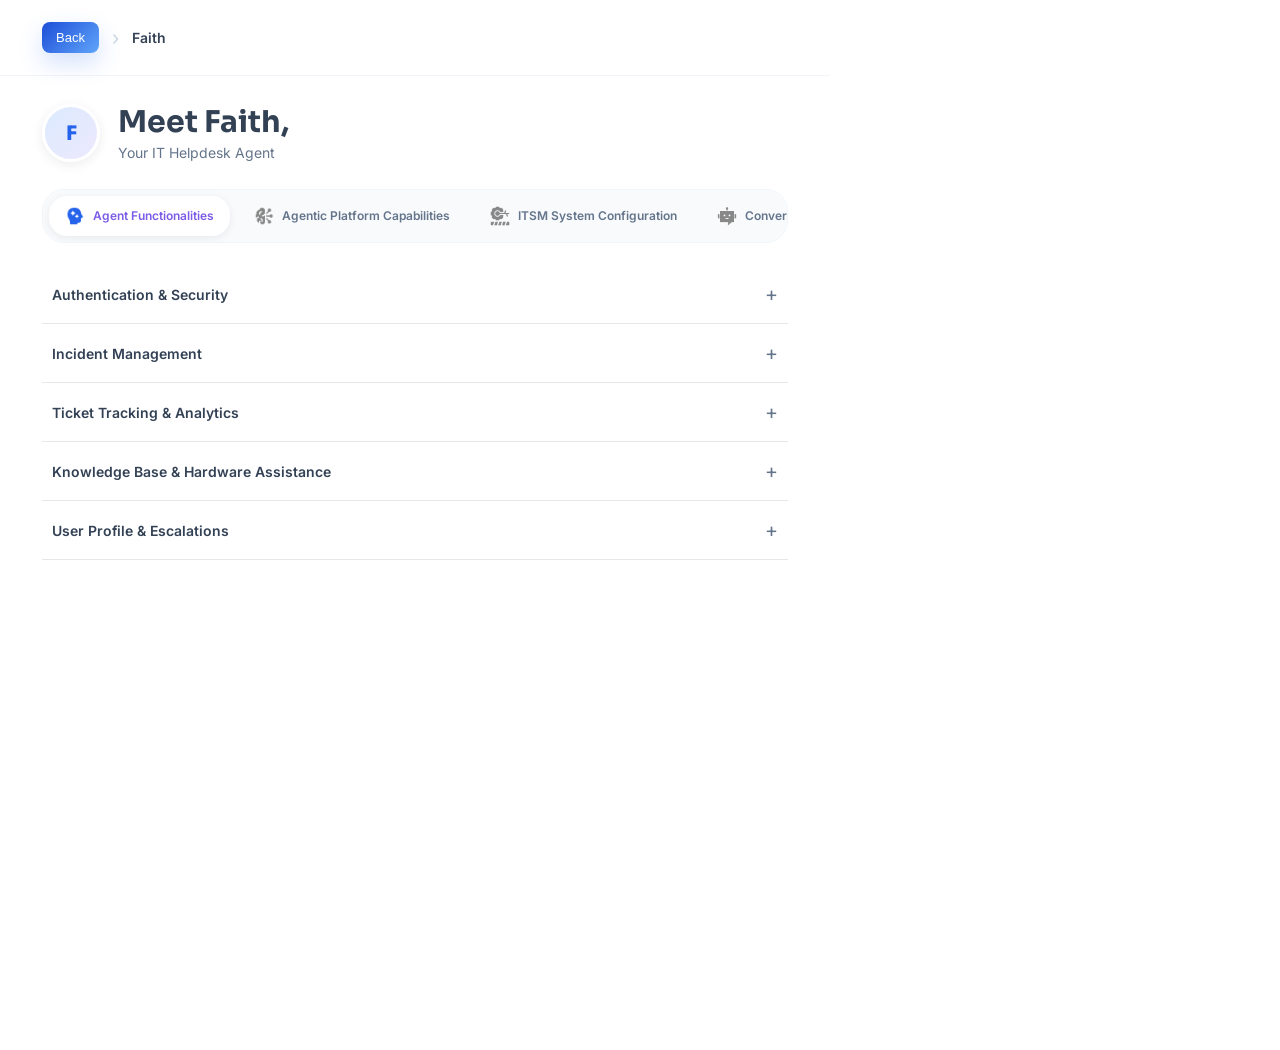
<file: Faith.html>
<!DOCTYPE html>
<html lang="en">

<head>
    <meta charset="UTF-8">
    <meta name="viewport" content="width=device-width, initial-scale=1.0">

    <title>FAITH - IT Helpdesk Agent</title>

    <link
        href="https://fonts.googleapis.com/css2?family=Sora:wght@600;700;800&family=Inter:wght@400;500;600&display=swap"
        rel="stylesheet">
    <link rel="stylesheet" href="https://cdnjs.cloudflare.com/ajax/libs/animate.css/4.1.1/animate.min.css" />

    <style>
        /* =========================================================
   GLOBAL & SCROLLING FIX
========================================================= */

        * {
            margin: 0;
            padding: 0;
            box-sizing: border-box;
        }

        :root {
            /* Developer blue */
            --main-color: #2563eb;
            --main-color-light: #60a5fa;
            --main-color-dark: #1d4ed8;
        }

        html,
        body {
            width: 100%;
            min-height: 100vh;
            overflow-x: hidden;
            overflow-y: auto;
        }

        body {
            font-family: 'Inter', sans-serif;
            background: #ffffff;
            color: #1e293b;
        }


        /* =========================================================
   MAIN PAGE
========================================================= */

        .page {
            width: 100%;
            min-height: 1050px;
            position: relative;
        }


        /* =========================================================
   TOP HEADER
========================================================= */

        .header {
            height: 76px;
            padding: 20px 42px;
            display: flex;
            align-items: center;
            justify-content: space-between;
            border-bottom: 1px solid #f1f5f9;
            background: #ffffff;
            position: relative;
            z-index: 10;
            width: calc(100% - 450px);
        }

        .breadcrumb {
            display: flex;
            align-items: center;
            gap: 13px;
            font-size: 14px;
            color: #64748b;
        }

        .back-btn {
            border: none;
            background: #f8fafc;
            padding: 8px 14px;
            border-radius: 8px;
            color: #ffffff;
            font-size: 13px;
            cursor: pointer;
            background: linear-gradient(135deg,
                    var(--main-color-dark),
                    var(--main-color-light));
            box-shadow: 0 10px 25px rgba(37, 99, 235, 0.20);
        }

        .back-btn:hover {
            transform: translateX(-2px);

            box-shadow:
                0 15px 35px rgba(37, 99, 135, 0.30);
        }

        .breadcrumb-arrow {
            color: #cbd5e1;
            font-size: 20px;
        }

        .breadcrumb-current {
            color: #334155;
            font-weight: 600;
        }


        /* =========================================================
   MAIN CONTENT AREA
========================================================= */

        .content {
            min-height: calc(100vh - 76px);
            display: flex;
            position: relative;
        }


        /* =========================================================
   LEFT SECTION
========================================================= */

        .left-panel {
            width: calc(100% - 450px);
            min-height: 100%;
            padding: 28px 42px 35px 42px;
        }


        /* =========================================================
   AGENT HEADER
========================================================= */

        .agent-header {
            display: flex;
            align-items: center;
            gap: 18px;
            margin-bottom: 27px;
        }

        .agent-avatar {
            width: 58px;
            height: 58px;
            border-radius: 50%;
            background: linear-gradient(135deg, #dbeafe, #ede9fe);
            display: flex;
            align-items: center;
            justify-content: center;
            font-family: 'Sora', sans-serif;
            font-size: 20px;
            font-weight: 800;
            color: #2563eb;
            border: 3px solid #ffffff;
            box-shadow: 0 3px 12px rgba(15, 23, 42, 0.08);
        }

        .agent-title h1 {
            font-family: 'Sora', sans-serif;
            font-size: 30px;
            line-height: 1.15;
            color: #334155;
            font-weight: 700;
        }

        .agent-title p {
            margin-top: 5px;
            font-size: 14px;
            color: #64748b;
        }


        /* =========================================================
   TABS
========================================================= */

        .tabs {
            display: flex;
            align-items: center;
            gap: 8px;
            width: fit-content;
            background: #f8fafc;
            border-radius: 22px;
            padding: 6px;
            margin-bottom: 22px;
            border: 1px solid #f1f5f9;

            /* 📱 RESPONSIVE FIX: Enables smooth mobile horizontal scrolling if tabs overflow */
            max-width: 100%;
            overflow-x: auto;
            white-space: nowrap;

            /* Hides messy scrollbars on Webkit browsers (Chrome/Safari) */
            -webkit-overflow-scrolling: touch;

            &::-webkit-scrollbar {
                display: none;
            }

            /* Hides scrollbars for Firefox & IE */
            scrollbar-width: none;
            -ms-overflow-style: none;
        }

        .tab {
            display: inline-flex;
            align-items: center;
            justify-content: center;
            white-space: nowrap;

            border: none;
            background: transparent;
            padding: 10px 16px;
            border-radius: 18px;
            font-family: 'Inter', sans-serif;
            font-size: 12px;
            line-height: 1;
            font-weight: 600;
            color: #64748b;
            cursor: pointer;
            transition: 0.2s ease;
            flex-shrink: 0;
            transition: background-color 0.2s ease, color 0.2s ease, border-color 0.2s ease;
        }

        .tab-icon {
            display: inline-block;
            width: 20px;
            /* Adjust width as needed */
            height: 20px;
            /* Adjust height as needed */
            vertical-align: middle;
            margin-right: 8px;
            /* Spacing between icon and text */

            /* Grabs the unique image string from the HTML style attribute */
            -webkit-mask-image: var(--icon-url);
            mask-image: var(--icon-url);

            -webkit-mask-size: contain;
            mask-size: contain;
            -webkit-mask-repeat: no-repeat;
            mask-repeat: no-repeat;

            /* 🎨 DEFAULT COLOR (When tab is inactive) */
            background-color: #888888;
            transition: background-color 0.2s ease;
            /* Smooth color transition */
        }

        .tab:hover {
            color: #334155;
        }

        .tab.active {
            background: #ffffff;
            color: #7c5ce6;
            box-shadow: 0 2px 8px rgba(15, 23, 42, 0.07);
            animation-name: premiumPulse;
            animation-duration: 0.35s;
            animation-fill-mode: both;
            animation-timing-function: cubic-bezier(0.25, 1, 0.5, 1);
        }

        .tab.active .tab-icon {
            background-color: #2563eb;
            /* Replace with your desired active color */
            /* Apply the animate.css for bounce */
            animation: bounce 1s cubic-bezier(0.215, 0.61, 0.355, 1) both;
        }

        /* 🔄 Smoothly resets the icon when hovering out/switching tabs */
        .tab .tab-icon {
            animation-duration: 1s;
            animation-fill-mode: both;
        }

        /* 📦 Animate.css Bounce Keyframes (Included directly so you don't rely on extra HTML classes) */
        @keyframes bounce {

            from,
            20%,
            53%,
            80%,
            to {
                transform: translate3d(0, 0, 0);
            }

            40%,
            43% {
                transform: translate3d(0, -6px, 0) scaleY(1.1);
            }

            70% {
                transform: translate3d(0, -4px, 0) scaleY(1.05);
            }

            90% {
                transform: translate3d(0, -2px, 0) scaleY(1.02);
            }
        }

        /* Tab transition */
        /* ==========================================
   ANIMATION KEYFRAMES
   ========================================== */
        @keyframes premiumPulse {
            from {
                transform: scale3d(1, 1, 1);
            }

            30% {
                transform: scale3d(0.96, 0.96, 0.96);
                /* Subtle tactile "press down" effect */
            }

            65% {
                transform: scale3d(1.03, 1.03, 1.03);
                /* Soft elastic recovery rebound */
            }

            to {
                transform: scale3d(1, 1, 1);
            }
        }

        /* tab resposive and mobile optimization */
        /* 📱 MOBILE MEDIA QUERY Optimization */
        @media (max-width: 600px) {
            .tabs {
                width: 100%;
                /* Allows container to span full width on phone screens */
                border-radius: 16px;
                /* Slightly tighter radius for smaller viewports */
                padding: 4px;
                gap: 4px;
            }

            .tab {
                padding: 8px 12px;
                /* Reduces padding slightly so more tabs fit on screen */
                border-radius: 12px;
                font-size: 12px;
            }

            .tab-icon {
                width: 16px;
                /* Shrinks down beautifully on mobile layouts */
                height: 16px;
                margin-right: 6px;
            }
        }

        

        /* Optional: Change color on hover */
        /* .tab:hover .tab-icon {
    background-color: #475569;
    color: #334155;
} */

        /* =========================================================
   TAB CONTENT
========================================================= */

        .tab-content {
            display: none;
        }

        .tab-content.active {
            display: block;

        }




        /* =========================================================
   ACCORDION (AGENT FUNCTIONALITIES)
========================================================= */

        .capability-group {
            border-bottom: 1px solid #e5e7eb;
        }

        .group-header {
            width: 100%;
            display: flex;
            align-items: center;
            justify-content: space-between;
            padding: 17px 10px;
            border: none;
            background: #ffffff;
            color: #334155;
            font-family: 'Inter', sans-serif;
            font-size: 14px;
            font-weight: 600;
            text-align: left;
            cursor: pointer;
        }

        .group-header:hover {
            background: #fafafa;
        }

        .group-header .plus {
            font-size: 20px;
            font-weight: 400;
            color: #64748b;
            transition: transform 0.25s ease;
        }

        .capability-group.open .plus {
            transform: rotate(45deg);
        }

        .group-body {
            display: none;
            padding: 0 10px 14px 10px;
            animation: slideDown 0.2s ease;
        }

        .capability-group.open .group-body {
            display: block;
        }

        .capability-item {
            display: flex;
            align-items: center;
            padding: 10px 14px;
            margin: 4px 0;
            border-radius: 8px;
            font-size: 13px;
            color: #475569;
            background: #fafafa;
        }

        .capability-item:hover {
            background: #f8fafc;
            color: #1e293b;
        }

        .capability-icon {
            width: 6px;
            height: 6px;
            background: #7c5ce6;
            border-radius: 50%;
            margin-right: 12px;
            flex-shrink: 0;
        }


        /* =========================================================
   GREY CARD STYLE
========================================================= */

        .info-card {
            border: 1px solid #ebf0f5;
            border-radius: 16px;
            padding: 28px 32px;
            background: #f8fafc;
            max-width: 850px;
        }

        .info-card h3 {
            font-family: 'Sora', sans-serif;
            font-size: 20px;
            color: #1e293b;
            margin-bottom: 12px;
            font-weight: 700;
        }

        .card-description {
            font-size: 14px;
            line-height: 1.6;
            color: #64748b;
            margin-bottom: 24px;
        }

        .clean-list {
            list-style: none;
            display: flex;
            flex-direction: column;
        }

        .clean-list li {
            font-size: 14px;
            font-weight: 500;
            color: #475569;
            padding: 16px 0;
            border-top: 1px solid #e2e8f0;
            transition: color 0.2s ease;
        }

        .clean-list li:hover {
            color: #1e293b;
        }


        /* =========================================================
   RIGHT PANEL
========================================================= */

        .right-panel {
            width: 460px;
            height: 945px;
            position: absolute;
            top: 10px;
            right: 25px;
            overflow: visible;
            background: transparent;
            z-index: 100;
            transform: scale(0.92);
            transform-origin: top right;
        }

        #mobile-container {
            width: 100%;
            height: 100%;
            position: relative;
        }

        #mobile-container iframe,
        #mobile-container>div {
            width: 100% !important;
            height: 100% !important;
            border: none !important;
            outline: none !important;
        }


        /* =========================================================
   ANIMATION & RESPONSIVE
========================================================= */

        @keyframes slideDown {
            from {
                opacity: 0;
                transform: translateY(-4px);
            }

            to {
                opacity: 1;
                transform: translateY(0);
            }
        }

        @media (max-width: 1000px) {

            .header,
            .left-panel {
                width: 100%;
            }

            .right-panel {
                display: none;
            }
        }
    </style>
</head>


<body>

    <div class="page">

        <!-- HEADER -->
        <header class="header">
            <div class="breadcrumb">
                <button class="back-btn" onclick="location.href='index.html'">Back</button>
                <span class="breadcrumb-arrow">›</span>
                <span class="breadcrumb-current">Faith</span>
            </div>
        </header>


        <!-- MAIN CONTENT -->
        <main class="content">

            <!-- LEFT PANEL -->
            <section class="left-panel animate__animated animate__slideInUp ">

                <div class="agent-header">
                    <div class="agent-avatar">F</div>
                    <div class="agent-title">
                        <h1>Meet Faith,</h1>
                        <p>Your IT Helpdesk Agent</p>
                    </div>
                </div>

                <!-- TABS -->
                <div class="tabs animate__animated animate__slideInLeft animate__delay-1.2s">
                    <button class="tab active " onclick="openTab('functionalities', this)"><span
                            class="tab-icon animate__animated animate__bounce"
                            style="--icon-url: url('[data-uri]')"
                            src="" alt="ai-agent"></span>Agent Functionalities</button>
                    <button class="tab" onclick="openTab('agentic', this)"><span class="tab-icon"
                            style="--icon-url: url('[data-uri]')"
                            src="" alt="ai-agent-capable"></span>Agentic Platform Capabilities</button>
                    <button class="tab" onclick="openTab('configuration', this)"><span class="tab-icon"
                            style="--icon-url: url('[data-uri]')"
                            src="" alt="ai-agent"></span>ITSM System Configuration</button>
                    <button class="tab" onclick="openTab('conversation', this)"><span class="tab-icon"
                            style="--icon-url: url('[data-uri]')"
                            src="" alt="ai-agent"></span>Conversational Intelligence</button>
                </div>

                <!-- TAB 1: AGENT FUNCTIONALITIES -->
                <div id="functionalities" class="tab-content active animate__animated animate__jackInTheBox">

                    <div class="capability-group">
                        <button class="group-header" onclick="toggleGroup(this)">
                            <span>Authentication & Security</span>
                            <span class="plus">+</span>
                        </button>
                        <div class="group-body">
                            <div class="capability-item"><span class="capability-icon"></span>sendOTP</div>
                            <div class="capability-item"><span class="capability-icon"></span>verifyOTP</div>
                        </div>
                    </div>

                    <div class="capability-group">
                        <button class="group-header" onclick="toggleGroup(this)">
                            <span>Incident Management</span>
                            <span class="plus">+</span>
                        </button>
                        <div class="group-body">
                            <div class="capability-item"><span class="capability-icon"></span>createIncidentTicket</div>
                            <div class="capability-item"><span class="capability-icon"></span>updateTicket</div>
                            <div class="capability-item"><span class="capability-icon"></span>closeTicket</div>
                            <div class="capability-item"><span class="capability-icon"></span>escalateTicket</div>
                            <div class="capability-item"><span class="capability-icon"></span>addCommentToTicket</div>
                        </div>
                    </div>

                    <div class="capability-group">
                        <button class="group-header" onclick="toggleGroup(this)">
                            <span>Ticket Tracking & Analytics</span>
                            <span class="plus">+</span>
                        </button>
                        <div class="group-body">
                            <div class="capability-item"><span class="capability-icon"></span>getTicketDetails</div>
                            <div class="capability-item"><span
                                    class="capability-icon"></span>getAllTicketDetailsOfTheUser</div>
                            <div class="capability-item"><span class="capability-icon"></span>getTicketClassification
                            </div>
                            <div class="capability-item"><span class="capability-icon"></span>saveAnalysis</div>
                        </div>
                    </div>

                    <div class="capability-group">
                        <button class="group-header" onclick="toggleGroup(this)">
                            <span>Knowledge Base & Hardware Assistance</span>
                            <span class="plus">+</span>
                        </button>
                        <div class="group-body">
                            <div class="capability-item"><span class="capability-icon"></span>fetchKBArticles</div>
                            <div class="capability-item"><span class="capability-icon"></span>paperJamIssue</div>
                            <div class="capability-item"><span class="capability-icon"></span>serviceCatalogRequest
                            </div>
                        </div>
                    </div>

                    <div class="capability-group">
                        <button class="group-header" onclick="toggleGroup(this)">
                            <span>User Profile & Escalations</span>
                            <span class="plus">+</span>
                        </button>
                        <div class="group-body">
                            <div class="capability-item"><span class="capability-icon"></span>getUsersDetails</div>
                            <div class="capability-item"><span class="capability-icon"></span>transferToLiveAgent</div>
                            <div class="capability-item"><span class="capability-icon"></span>sendInstructionsViaEmail
                            </div>
                            <div class="capability-item"><span
                                    class="capability-icon"></span>sendIncidentDetailsViaEmail</div>
                            <div class="capability-item"><span class="capability-icon"></span>outageNotification</div>
                        </div>
                    </div>

                </div>

                <!-- TAB 2: AGENTIC PLATFORM CAPABILITIES -->
                <div id="agentic" class="tab-content animate__animated animate__jackInTheBox">
                    <div class="info-card">
                        <h3>Agentic Platform Capabilities</h3>
                        <p class="card-description">Faith uses autonomous conversational workflows to understand IT
                            issues, automate ticket management, guide users through troubleshooting, and seamlessly
                            initiate supported IT actions.</p>
                        <ul class="clean-list">
                            <li>Autonomous Problem Solving</li>
                            <li>Multi-Step Workflow Execution</li>
                            <li>Proactive System Alerts</li>
                            <li>Seamless Live Agent Handoff</li>
                            <li>Automated Communication Dispatch</li>
                        </ul>
                    </div>
                </div>

                <!-- TAB 3: ITSM SYSTEM CONFIGURATION -->
                <div id="configuration" class="tab-content animate__animated animate__jackInTheBox">
                    <div class="info-card">
                        <h3>ITSM System Configuration</h3>
                        <p class="card-description">Faith integrates deeply with enterprise ITSM infrastructure to
                            synchronize ticket statuses, automate lifecycle management, and streamline service catalog
                            fulfillment.</p>
                        <ul class="clean-list">
                            <li>Bi-directional Ticket Syncing</li>
                            <li>Intelligent Ticket Classification</li>
                            <li>Service Catalog Request Integration</li>
                            <li>Automated Escalation Matrix</li>
                            <li>User Profile & Asset Synchronization</li>
                        </ul>
                    </div>
                </div>

                <!-- TAB 4: CONVERSATIONAL INTELLIGENCE -->
                <div id="conversation" class="tab-content animate__animated animate__jackInTheBox">
                    <div class="info-card">
                        <h3>Conversational Intelligence</h3>
                        <p class="card-description">Powered by advanced generative AI, Faith interprets natural human
                            queries, retrieves knowledge-base insights, and handles complex multi-modal interactions
                            effortlessly.</p>
                        <ul class="clean-list">
                            <li>Natural Language Understanding (NLU)</li>
                            <li>RAG-Powered Knowledge Base Search</li>
                            <li>Context-Aware Diagnostic Engine</li>
                            <li>Multi-Modal Interaction Support</li>
                            <li>Sentiment & Intent Detection</li>
                        </ul>
                    </div>
                </div>

            </section>

        </main>

        <!-- RIGHT PANEL -->
        <section class="right-panel animate__animated animate__zoomInUp animate__delay-2s">
            <div id="mobile-container"></div>
        </section>

    </div>


    <!-- JAVASCRIPT -->
    <script>
        function openTab(tabId, clickedTab) {
            const contents = document.querySelectorAll('.tab-content');
            contents.forEach(function (content) {
                content.classList.remove('active');
            });

            const tabs = document.querySelectorAll('.tab');
            tabs.forEach(function (tab) {
                tab.classList.remove('active');
            });

            document.getElementById(tabId).classList.add('active');
            clickedTab.classList.add('active');
        }

        function toggleGroup(button) {
            const group = button.parentElement;
            group.classList.toggle('open');
        }
    </script>



    <!-- AVAAMO SCRIPT -->
    <script type="text/javascript">
        var AvaamoAgentic = function (t) {
            return this.options = t || {}, this.init = function (t) {
                var i, n, e;
                i = this.options, n = function (i) {
                    var n = setInterval(function () {
                        if (window.PromptWidget) {
                            window.PromptWidget.init(i.container || "#mobile-container");
                            if ("function" == typeof t) t();
                            clearInterval(n);
                        }
                    }, 100);
                }, (e = document.createElement("script")).setAttribute("type", "text/javascript"), e.setAttribute("src", i.url), e.setAttribute("id", "avm-web-channel"), e.onload = n(i), document.body.appendChild(e);
            }, this;
        };

        var widget = new AvaamoAgentic({
            url: "https://c0.avaamo.com/web_channel/channel/42884335-4672-408f-b6b4-8c3adbacc16c/agentic_agents/widget.js",
            container: "#mobile-container"
        });

        widget.init(); 
    </script>

</body>

</html>
</file>
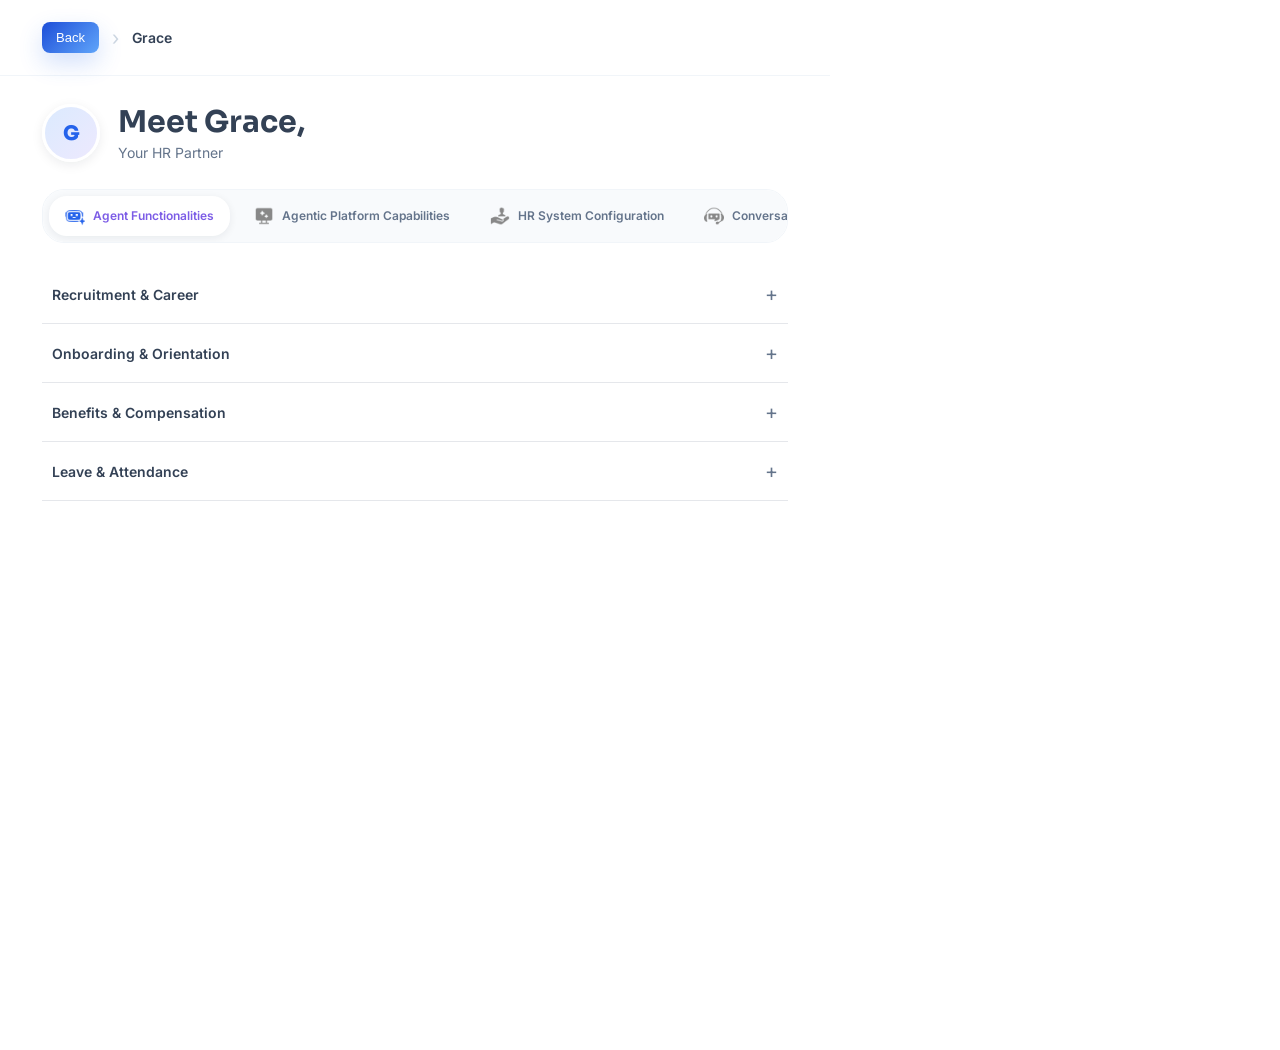
<file: Grace.html>
<!DOCTYPE html>
<html lang="en">

<head>
    <meta charset="UTF-8">
    <meta name="viewport" content="width=device-width, initial-scale=1.0">

    <title>GRACE - HR Partner</title>

    <link
        href="https://fonts.googleapis.com/css2?family=Sora:wght@600;700;800&family=Inter:wght@400;500;600&display=swap"
        rel="stylesheet">
    <link rel="stylesheet" href="https://cdnjs.cloudflare.com/ajax/libs/animate.css/4.1.1/animate.min.css" />
    <style>
        /* =========================================================
   GLOBAL & SCROLLING FIX
========================================================= */

        * {
            margin: 0;
            padding: 0;
            box-sizing: border-box;
        }

        html,
        body {
            width: 100%;
            min-height: 100vh;
            overflow-x: hidden;
            overflow-y: auto;
        }

        body {
            font-family: 'Inter', sans-serif;
            background: #ffffff;
            color: #1e293b;
        }

        :root {
            /* Developer blue */
            --main-color: #2563eb;
            --main-color-light: #60a5fa;
            --main-color-dark: #1d4ed8;
        }

        /* =========================================================
   MAIN PAGE
========================================================= */

        .page {
            width: 100%;
            min-height: 1050px;
            position: relative;
        }


        /* =========================================================
   TOP HEADER
========================================================= */

        .header {
            height: 76px;
            padding: 20px 42px;
            display: flex;
            align-items: center;
            justify-content: space-between;
            border-bottom: 1px solid #f1f5f9;
            background: #ffffff;
            position: relative;
            z-index: 10;
            width: calc(100% - 450px);
        }

        .breadcrumb {
            display: flex;
            align-items: center;
            gap: 13px;
            font-size: 14px;
            color: #64748b;
        }



        .back-btn {
            border: none;
            background: #f8fafc;
            padding: 8px 14px;
            border-radius: 8px;
            color: #ffffff;
            font-size: 13px;
            cursor: pointer;
            background: linear-gradient(135deg,
                    var(--main-color-dark),
                    var(--main-color-light));
            box-shadow: 0 10px 25px rgba(37, 99, 235, 0.20);
        }

        .back-btn:hover {
            transform: translateX(-2px);

            box-shadow:
                0 15px 35px rgba(37, 99, 135, 0.30);
        }

        .breadcrumb-arrow {
            color: #cbd5e1;
            font-size: 20px;
        }

        .breadcrumb-current {
            color: #334155;
            font-weight: 600;
        }


        /* =========================================================
   MAIN CONTENT AREA
========================================================= */

        .content {
            min-height: calc(100vh - 76px);
            display: flex;
            position: relative;
        }


        /* =========================================================
   LEFT SECTION
========================================================= */

        .left-panel {
            width: calc(100% - 450px);
            min-height: 100%;
            padding: 28px 42px 35px 42px;
        }


        /* =========================================================
   AGENT HEADER
========================================================= */

        .agent-header {
            display: flex;
            align-items: center;
            gap: 18px;
            margin-bottom: 27px;
        }

        .agent-avatar {
            width: 58px;
            height: 58px;
            border-radius: 50%;
            background: linear-gradient(135deg, #dbeafe, #ede9fe);
            display: flex;
            align-items: center;
            justify-content: center;
            font-family: 'Sora', sans-serif;
            font-size: 20px;
            font-weight: 800;
            color: #2563eb;
            border: 3px solid #ffffff;
            box-shadow: 0 3px 12px rgba(15, 23, 42, 0.08);
        }

        .agent-title h1 {
            font-family: 'Sora', sans-serif;
            font-size: 30px;
            line-height: 1.15;
            color: #334155;
            font-weight: 700;
        }

        .agent-title p {
            margin-top: 5px;
            font-size: 14px;
            color: #64748b;
        }


        /* =========================================================
   TABS
========================================================= */

        .tabs {
            display: flex;
            align-items: center;
            gap: 8px;
            width: fit-content;
            background: #f8fafc;
            border-radius: 22px;
            padding: 6px;
            margin-bottom: 22px;
            border: 1px solid #f1f5f9;

            /* 📱 RESPONSIVE FIX: Enables smooth mobile horizontal scrolling if tabs overflow */
            max-width: 100%;
            overflow-x: auto;
            white-space: nowrap;

            /* Hides messy scrollbars on Webkit browsers (Chrome/Safari) */
            -webkit-overflow-scrolling: touch;

            &::-webkit-scrollbar {
                display: none;
            }

            /* Hides scrollbars for Firefox & IE */
            scrollbar-width: none;
            -ms-overflow-style: none;
        }

        .tab {
            display: inline-flex;
            align-items: center;
            justify-content: center;
            white-space: nowrap;

            border: none;
            background: transparent;
            padding: 10px 16px;
            border-radius: 18px;
            font-family: 'Inter', sans-serif;
            font-size: 12px;
            line-height: 1;
            font-weight: 600;
            color: #64748b;
            cursor: pointer;
            transition: 0.2s ease;
            flex-shrink: 0;
            transition: background-color 0.2s ease, color 0.2s ease, border-color 0.2s ease;
        }

        .tab-icon {
            display: inline-block;
            width: 20px;
            /* Adjust width as needed */
            height: 20px;
            /* Adjust height as needed */
            vertical-align: middle;
            margin-right: 8px;
            /* Spacing between icon and text */

            /* Grabs the unique image string from the HTML style attribute */
            -webkit-mask-image: var(--icon-url);
            mask-image: var(--icon-url);

            -webkit-mask-size: contain;
            mask-size: contain;
            -webkit-mask-repeat: no-repeat;
            mask-repeat: no-repeat;

            /* 🎨 DEFAULT COLOR (When tab is inactive) */
            background-color: #888888;
            transition: background-color 0.2s ease;
            /* Smooth color transition */
        }

        .tab:hover {
            color: #334155;
        }

        .tab.active {
            background: #ffffff;
            color: #7c5ce6;
            box-shadow: 0 2px 8px rgba(15, 23, 42, 0.07);
            animation-name: premiumPulse;
            animation-duration: 0.35s;
            animation-fill-mode: both;
            animation-timing-function: cubic-bezier(0.25, 1, 0.5, 1);
        }

        .tab.active .tab-icon {
            background-color: #2563eb;
            /* Replace with your desired active color */
            /* Apply the animate.css for bounce */
            animation: bounce 1s cubic-bezier(0.215, 0.61, 0.355, 1) both;
        }

        /* 🔄 Smoothly resets the icon when hovering out/switching tabs */
        .tab .tab-icon {
            animation-duration: 1s;
            animation-fill-mode: both;
        }

        /* 📦 Animate.css Bounce Keyframes (Included directly so you don't rely on extra HTML classes) */
        @keyframes bounce {

            from,
            20%,
            53%,
            80%,
            to {
                transform: translate3d(0, 0, 0);
            }

            40%,
            43% {
                transform: translate3d(0, -6px, 0) scaleY(1.1);
            }

            70% {
                transform: translate3d(0, -4px, 0) scaleY(1.05);
            }

            90% {
                transform: translate3d(0, -2px, 0) scaleY(1.02);
            }
        }

        /* Tab transition */
        /* ==========================================
   ANIMATION KEYFRAMES
   ========================================== */
        @keyframes premiumPulse {
            from {
                transform: scale3d(1, 1, 1);
            }

            30% {
                transform: scale3d(0.96, 0.96, 0.96);
                /* Subtle tactile "press down" effect */
            }

            65% {
                transform: scale3d(1.03, 1.03, 1.03);
                /* Soft elastic recovery rebound */
            }

            to {
                transform: scale3d(1, 1, 1);
            }
        }

        /* tab resposive and mobile optimization */
        /* 📱 MOBILE MEDIA QUERY Optimization */
        @media (max-width: 600px) {
            .tabs {
                width: 100%;
                /* Allows container to span full width on phone screens */
                border-radius: 16px;
                /* Slightly tighter radius for smaller viewports */
                padding: 4px;
                gap: 4px;
            }

            .tab {
                padding: 8px 12px;
                /* Reduces padding slightly so more tabs fit on screen */
                border-radius: 12px;
                font-size: 12px;
            }

            .tab-icon {
                width: 16px;
                /* Shrinks down beautifully on mobile layouts */
                height: 16px;
                margin-right: 6px;
            }
        }


        /* =========================================================
   TAB CONTENT
========================================================= */

        .tab-content {
            display: none;
        }

        .tab-content.active {
            display: block;
        }


        /* =========================================================
   ACCORDION (AGENT FUNCTIONALITIES)
========================================================= */

        .capability-group {
            border-bottom: 1px solid #e5e7eb;
        }

        .group-header {
            width: 100%;
            display: flex;
            align-items: center;
            justify-content: space-between;
            padding: 17px 10px;
            border: none;
            background: #ffffff;
            color: #334155;
            font-family: 'Inter', sans-serif;
            font-size: 14px;
            font-weight: 600;
            text-align: left;
            cursor: pointer;
        }

        .group-header:hover {
            background: #fafafa;
        }

        .group-header .plus {
            font-size: 20px;
            font-weight: 400;
            color: #64748b;
            transition: transform 0.25s ease;
        }

        .capability-group.open .plus {
            transform: rotate(45deg);
        }

        .group-body {
            display: none;
            padding: 0 10px 14px 10px;
            animation: slideDown 0.2s ease;
        }

        .capability-group.open .group-body {
            display: block;
        }

        .capability-item {
            display: flex;
            align-items: center;
            padding: 10px 14px;
            margin: 4px 0;
            border-radius: 8px;
            font-size: 13px;
            color: #475569;
            background: #fafafa;
        }

        .capability-item:hover {
            background: #f8fafc;
            color: #1e293b;
        }

        .capability-icon {
            width: 6px;
            height: 6px;
            background: #7c5ce6;
            border-radius: 50%;
            margin-right: 12px;
            flex-shrink: 0;
        }


        /* =========================================================
   GREY CARD STYLE
========================================================= */

        .info-card {
            border: 1px solid #ebf0f5;
            border-radius: 16px;
            padding: 28px 32px;
            background: #f8fafc;
            max-width: 850px;
        }

        .info-card h3 {
            font-family: 'Sora', sans-serif;
            font-size: 20px;
            color: #1e293b;
            margin-bottom: 12px;
            font-weight: 700;
        }

        .card-description {
            font-size: 14px;
            line-height: 1.6;
            color: #64748b;
            margin-bottom: 24px;
        }

        .clean-list {
            list-style: none;
            display: flex;
            flex-direction: column;
        }

        .clean-list li {
            font-size: 14px;
            font-weight: 500;
            color: #475569;
            padding: 16px 0;
            border-top: 1px solid #e2e8f0;
            transition: color 0.2s ease;
        }

        .clean-list li:hover {
            color: #1e293b;
        }


        /* =========================================================
   RIGHT PANEL
========================================================= */

        .right-panel {
            width: 460px;
            height: 945px;
            position: absolute;
            top: 10px;
            right: 25px;
            overflow: visible;
            background: transparent;
            z-index: 100;
            transform: scale(0.92);
            transform-origin: top right;
        }

        #mobile-container {
            width: 100%;
            height: 100%;
            position: relative;
        }

        #mobile-container iframe,
        #mobile-container>div {
            width: 100% !important;
            height: 100% !important;
            border: none !important;
            outline: none !important;
        }


        /* =========================================================
   ANIMATION & RESPONSIVE
========================================================= */

        @keyframes slideDown {
            from {
                opacity: 0;
                transform: translateY(-4px);
            }

            to {
                opacity: 1;
                transform: translateY(0);
            }
        }

        @media (max-width: 1000px) {

            .header,
            .left-panel {
                width: 100%;
            }

            .right-panel {
                display: none;
            }
        }
    </style>
</head>


<body>

    <div class="page">

        <!-- HEADER -->
        <header class="header">
            <div class="breadcrumb">
                <button class="back-btn" onclick="location.href='index.html'">Back</button>
                <span class="breadcrumb-arrow">›</span>
                <span class="breadcrumb-current">Grace</span>
            </div>
        </header>


        <!-- MAIN CONTENT -->
        <main class="content">

            <!-- LEFT PANEL -->
            <section class="left-panel animate__animated animate__fadeInUp">

                <div class="agent-header">
                    <div class="agent-avatar">G</div>
                    <div class="agent-title">
                        <h1>Meet Grace,</h1>
                        <p>Your HR Partner</p>
                    </div>
                </div>

                <!-- TABS -->
                <div class="tabs">
                    <button class="tab active" onclick="openTab('functionalities', this)"><span
                            class="tab-icon animate__animated animate__bounce"
                            style="--icon-url: url('[data-uri]')"
                            src="" alt="ai-agent"></span>Agent Functionalities</button>
                    <button class="tab" onclick="openTab('agentic', this)"><span class="tab-icon"
                            style="--icon-url: url('[data-uri]')"
                            src="" alt="ai-agent-capable"></span>Agentic Platform Capabilities</button>
                    <button class="tab" onclick="openTab('configuration', this)"><span class="tab-icon"
                            style="--icon-url: url('[data-uri]')"
                            src="" alt="ai-agent-capable"></span>HR System Configuration</button>
                    <button class="tab" onclick="openTab('conversation', this)"><span class="tab-icon"
                            style="--icon-url: url('[data-uri]')"
                            src="" alt="ai-agent-capable"></span>Conversational Intelligence</button>
                </div>

                <!-- TAB 1: AGENT FUNCTIONALITIES -->
                <div id="functionalities" class="tab-content active animate__animated animate__jackInTheBox">

                    <div class="capability-group">
                        <button class="group-header" onclick="toggleGroup(this)">
                            <span>Recruitment & Career</span>
                            <span class="plus">+</span>
                        </button>
                        <div class="group-body">
                            <div class="capability-item"><span class="capability-icon"></span>job_opening</div>
                            <div class="capability-item"><span class="capability-icon"></span>internalTransfer</div>
                        </div>
                    </div>

                    <div class="capability-group">
                        <button class="group-header" onclick="toggleGroup(this)">
                            <span>Onboarding & Orientation</span>
                            <span class="plus">+</span>
                        </button>
                        <div class="group-body">
                            <div class="capability-item"><span class="capability-icon"></span>onboardingTasks</div>
                            <div class="capability-item"><span class="capability-icon"></span>orientation_Scheduling
                            </div>
                        </div>
                    </div>

                    <div class="capability-group">
                        <button class="group-header" onclick="toggleGroup(this)">
                            <span>Benefits & Compensation</span>
                            <span class="plus">+</span>
                        </button>
                        <div class="group-body">
                            <div class="capability-item"><span class="capability-icon"></span>benefits_enrollment</div>
                        </div>
                    </div>

                    <div class="capability-group">
                        <button class="group-header" onclick="toggleGroup(this)">
                            <span>Leave & Attendance</span>
                            <span class="plus">+</span>
                        </button>
                        <div class="group-body">
                            <div class="capability-item"><span class="capability-icon"></span>get_upcoming_holidays
                            </div>
                            <div class="capability-item"><span class="capability-icon"></span>Medical Leave</div>
                        </div>
                    </div>

                </div>

                <!-- TAB 2: AGENTIC PLATFORM CAPABILITIES -->
                <div id="agentic" class="tab-content animate__animated animate__jackInTheBox">
                    <div class="info-card">
                        <h3>Agentic Platform Capabilities</h3>
                        <p class="card-description">Grace uses autonomous conversational workflows to understand HR
                            inquiries, automate onboarding and benefits requests, and seamlessly assist employees
                            throughout their lifecycle.</p>
                        <ul class="clean-list">
                            <li>Autonomous Problem Solving</li>
                            <li>Multi-Step HR Workflow Execution</li>
                            <li>Proactive Policy & Benefit Alerts</li>
                            <li>Seamless HR Specialist Handoff</li>
                            <li>Automated Communication Dispatch</li>
                        </ul>
                    </div>
                </div>

                <!-- TAB 3: HR SYSTEM CONFIGURATION -->
                <div id="configuration" class="tab-content animate__animated animate__jackInTheBox">
                    <div class="info-card">
                        <h3>HR System Configuration</h3>
                        <p class="card-description">Grace integrates deeply with enterprise HRIS infrastructure to
                            synchronize employee records, automate leave requests, and streamline onboarding workflows.
                        </p>
                        <ul class="clean-list">
                            <li>Bi-directional HR Data Syncing</li>
                            <li>Intelligent Request Classification</li>
                            <li>HR Service Catalog Integration</li>
                            <li>Automated Approval Escalations</li>
                            <li>Employee Profile & Benefits Synchronization</li>
                        </ul>
                    </div>
                </div>

                <!-- TAB 4: CONVERSATIONAL INTELLIGENCE -->
                <div id="conversation" class="tab-content animate__animated animate__jackInTheBox">
                    <div class="info-card">
                        <h3>Conversational Intelligence</h3>
                        <p class="card-description">Powered by advanced generative AI, Grace interprets natural human
                            queries, retrieves HR policy insights, and handles complex multi-modal interactions
                            effortlessly.</p>
                        <ul class="clean-list">
                            <li>Natural Language Understanding (NLU)</li>
                            <li>RAG-Powered HR Policy Search</li>
                            <li>Context-Aware Employee Support Engine</li>
                            <li>Multi-Modal Interaction Support</li>
                            <li>Sentiment & Intent Detection</li>
                        </ul>
                    </div>
                </div>

            </section>

        </main>

        <!-- RIGHT PANEL -->
        <section class="right-panel animate__animated animate__zoomInUp animate__delay-2s">
            <div id="mobile-container"></div>
        </section>

    </div>


    <!-- JAVASCRIPT -->
    <script>
        function openTab(tabId, clickedTab) {
            const contents = document.querySelectorAll('.tab-content');
            contents.forEach(function (content) {
                content.classList.remove('active');
            });

            const tabs = document.querySelectorAll('.tab');
            tabs.forEach(function (tab) {
                tab.classList.remove('active');
            });

            document.getElementById(tabId).classList.add('active');
            clickedTab.classList.add('active');
        }

        function toggleGroup(button) {
            const group = button.parentElement;
            group.classList.toggle('open');
        }
    </script>

    <!-- AVAAMO SCRIPT -->
    <script type="text/javascript">
        var AvaamoAgentic = function (t) {
            return this.options = t || {}, this.init = function (t) {
                var i, n, e;
                i = this.options, n = function (i) {
                    var n = setInterval(function () {
                        if (window.PromptWidget) {
                            window.PromptWidget.init(i.container || "#mobile-container");
                            if ("function" == typeof t) t();
                            clearInterval(n);
                        }
                    }, 100);
                }, (e = document.createElement("script")).setAttribute("type", "text/javascript"), e.setAttribute("src", i.url), e.setAttribute("id", "avm-web-channel"), e.onload = n(i), document.body.appendChild(e);
            }, this;
        };

        var widget = new AvaamoAgentic({
            url: "https://c0.avaamo.com/web_channel/channel/d9908341-b1e7-41f3-9443-ce2d42ee5d23/agentic_agents/widget.js",
            container: "#mobile-container"
        });

        widget.init(); 
    </script>

</body>

</html>
</file>
